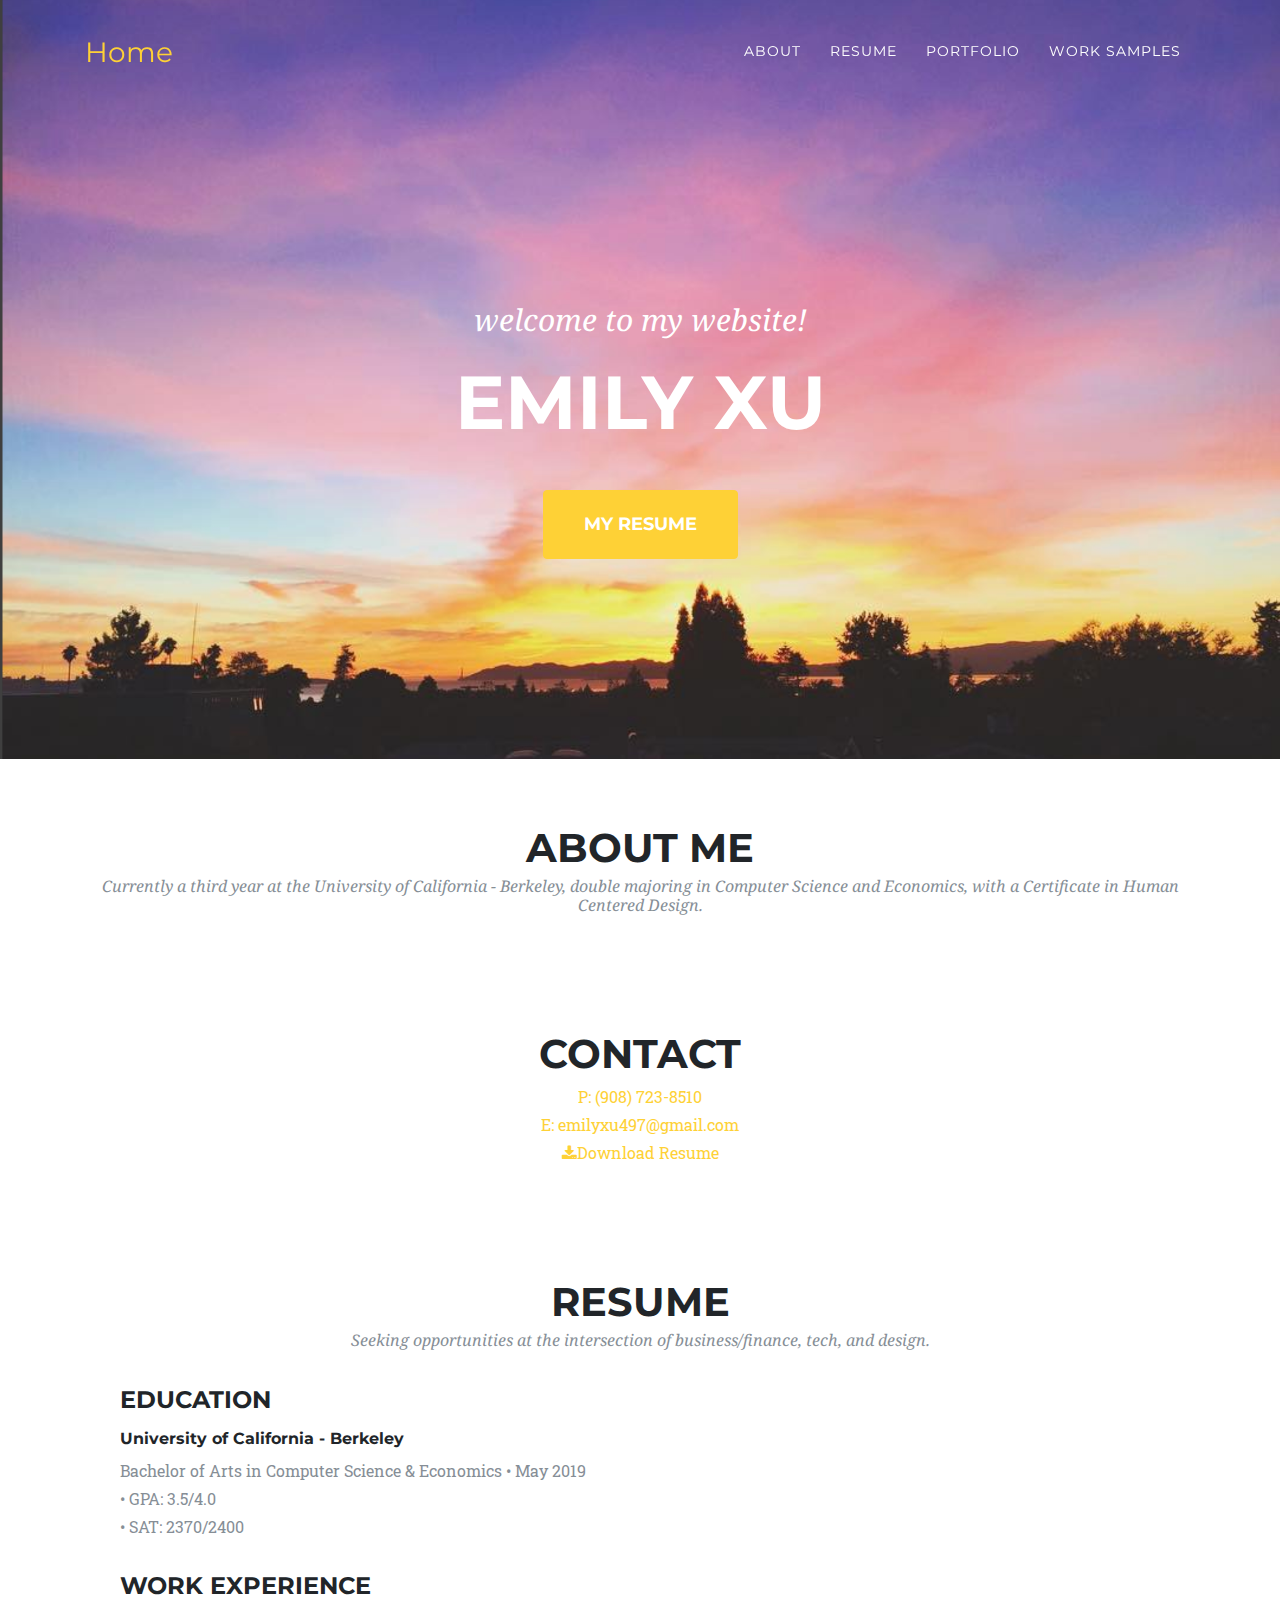
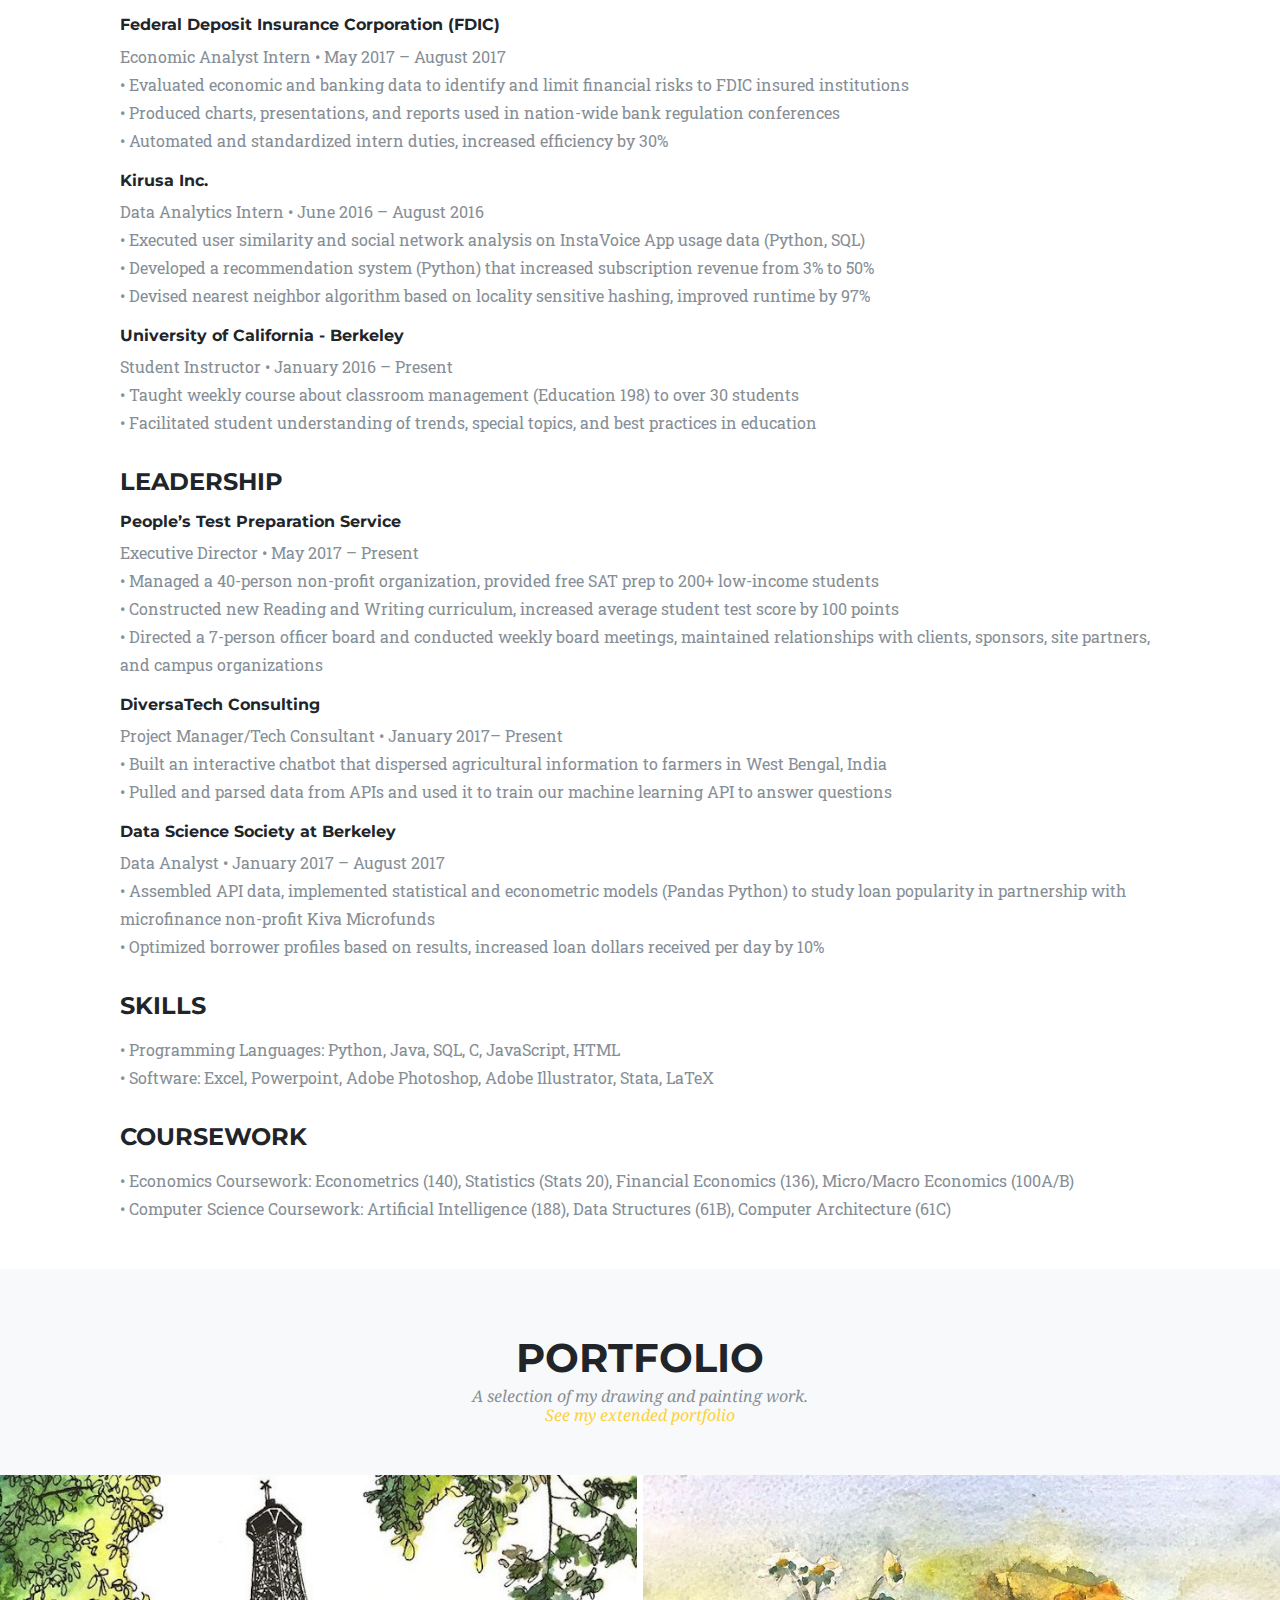
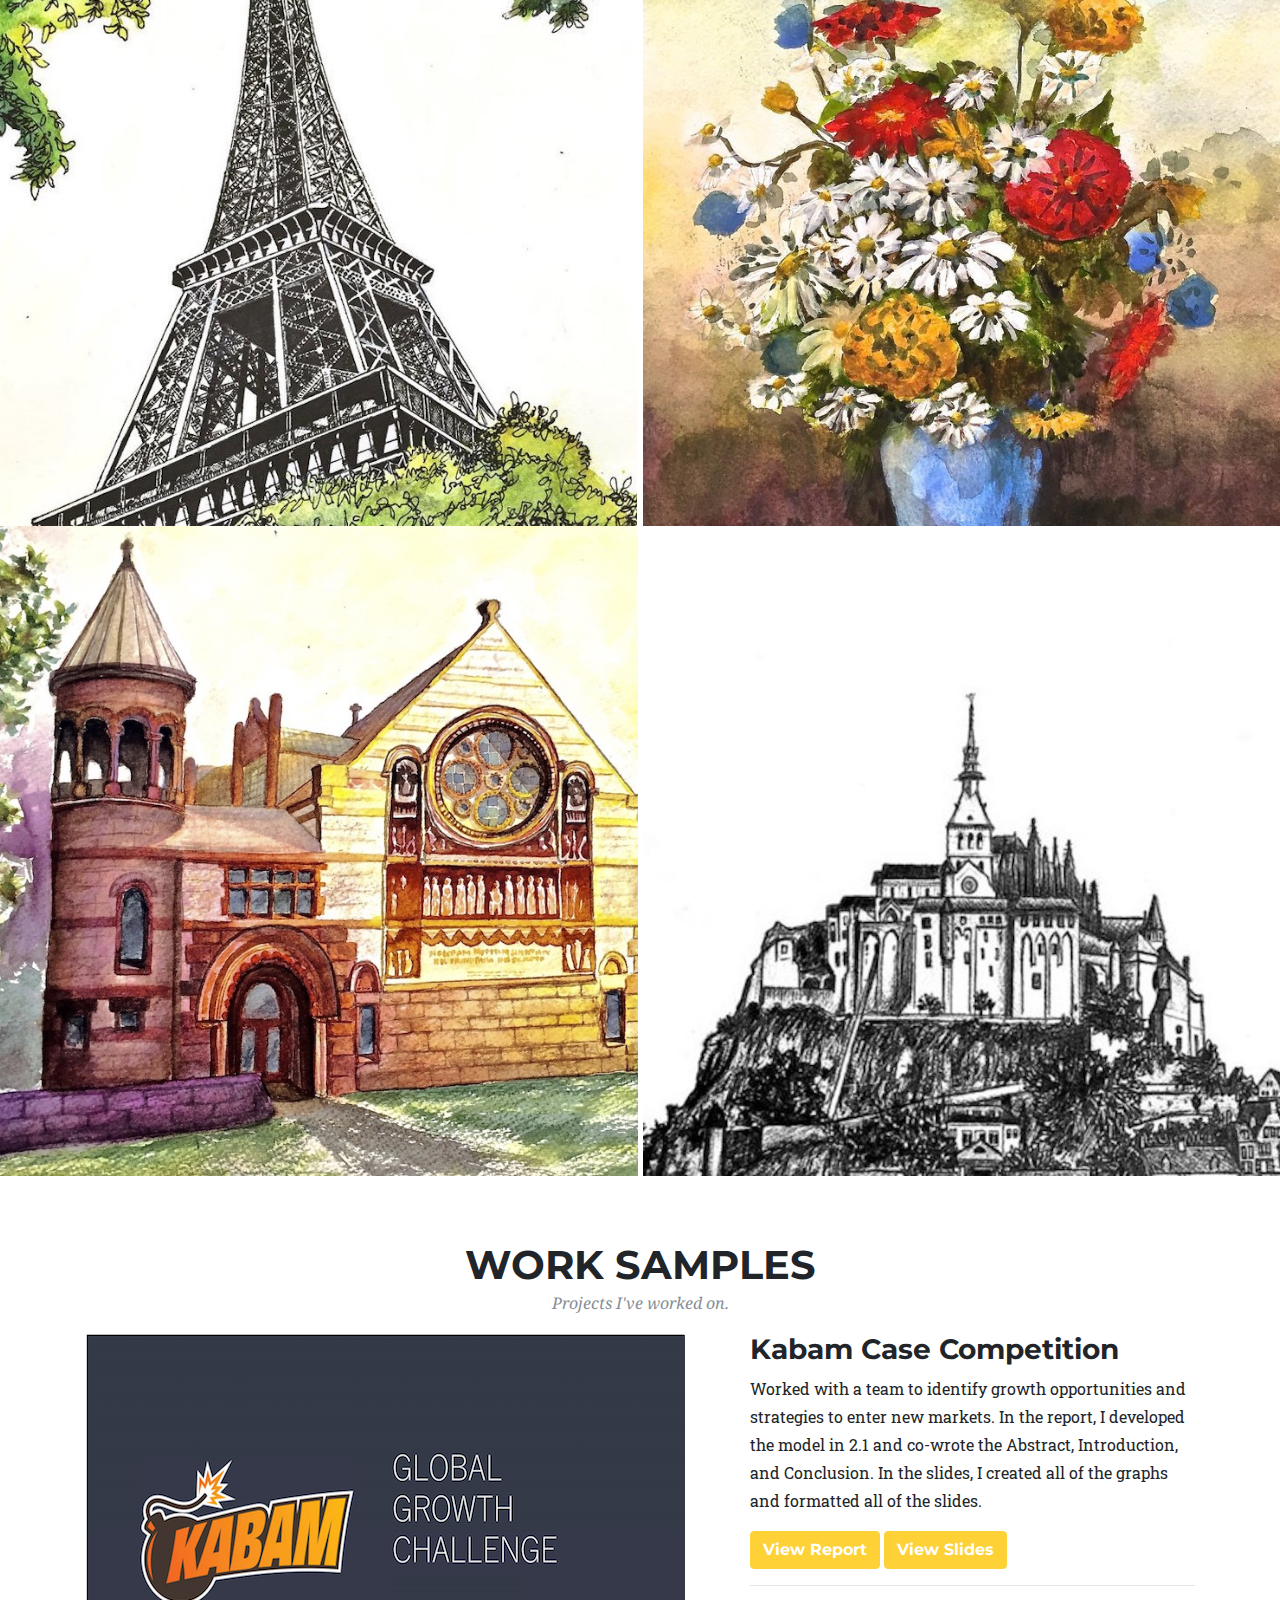
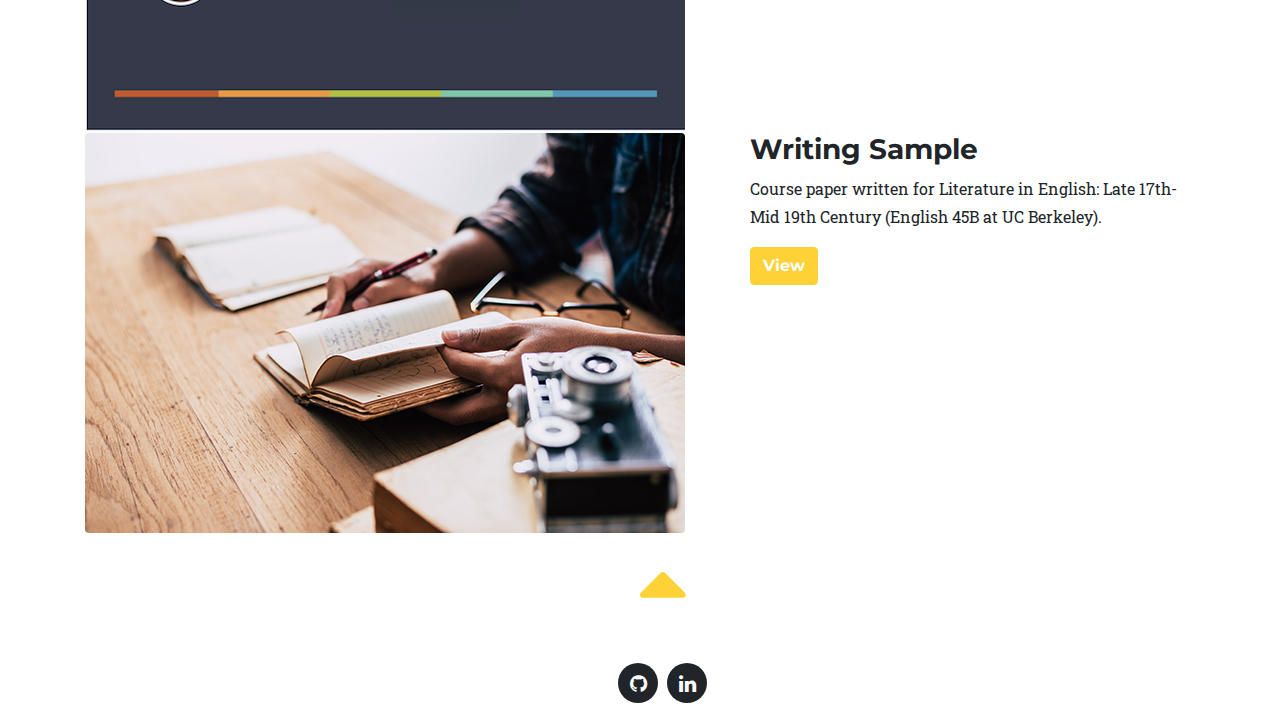
<file: index.html>
<!DOCTYPE html>
<html lang="en">

  <head>

    <meta charset="utf-8">
    <meta name="viewport" content="width=device-width, initial-scale=1, shrink-to-fit=no">
    <meta name="description" content="">
    <meta name="author" content="">

    <title>Emily Xu - Home</title>

    <!-- Bootstrap core CSS -->
    <link href="vendor/bootstrap/css/bootstrap.min.css" rel="stylesheet">

    <!-- Custom fonts for this template -->
    <link href="vendor/font-awesome/css/font-awesome.min.css" rel="stylesheet" type="text/css">
    <link href="https://fonts.googleapis.com/css?family=Montserrat:400,700" rel="stylesheet" type="text/css">
    <link href='https://fonts.googleapis.com/css?family=Kaushan+Script' rel='stylesheet' type='text/css'>
    <link href='https://fonts.googleapis.com/css?family=Droid+Serif:400,700,400italic,700italic' rel='stylesheet' type='text/css'>
    <link href='https://fonts.googleapis.com/css?family=Roboto+Slab:400,100,300,700' rel='stylesheet' type='text/css'>

    <!-- Custom styles for this template -->
    <link href="css/agency.css" rel="stylesheet">

  </head>

  <body id="page-top">
    <!-- Navigation -->
    <nav class="navbar navbar-expand-lg navbar-dark fixed-top" id="mainNav">
      <div class="container">
        <a class="navbar-brand js-scroll-trigger" href="#page-top">Home</a>
        <button class="navbar-toggler navbar-toggler-right" type="button" data-toggle="collapse" data-target="#navbarResponsive" aria-controls="navbarResponsive" aria-expanded="false" aria-label="Toggle navigation">
          <i class="fa fa-bars"></i>
        </button>
        <div class="collapse navbar-collapse" id="navbarResponsive">
          <ul class="navbar-nav text-uppercase ml-auto">
            <li class="nav-item">
              <a class="nav-link js-scroll-trigger" href="#about">About</a>
            </li>
            <li class="nav-item">
              <a class="nav-link js-scroll-trigger" href="#services">Resume</a>
            </li>
            <li class="nav-item">
              <a class="nav-link js-scroll-trigger" href="#portfolio">Portfolio</a>
            </li>
            <li class="nav-item">
              <a class="nav-link js-scroll-trigger" href="#samples">Work Samples</a>
            </li>
          </ul>
        </div>
      </div>
    </nav>

    <!-- Header -->
    <header class="masthead">
      <div class="container">
        <div class="intro-text">
          <div class="intro-lead-in">welcome to my website!</div>
          <div class="intro-heading text-uppercase">Emily Xu</div>
          <a class="btn btn-primary btn-xl text-uppercase js-scroll-trigger" href="#services">My resume</a>
        </div>
      </div>
    </header>

    <!-- About -->
    <section id="about">
      <div class="container">
        <div class="row">
          <div class="col-lg-12 text-center">
            <h2 class="section-heading text-uppercase">About Me</h2>
            <h3 class="section-subheading text-muted">Currently a third year at the University of California - Berkeley, double majoring in Computer Science and Economics, with a Certificate in Human Centered Design.</h3>
          </div>
        </div>
      </div>
    </section>
    <section id="contact">
      <div class="container">
        <div class="row">
          <div class="col-lg-12 text-center">
            <h2 class="section-heading text-uppercase">Contact</h2>
            <p class="address text-muted1">
              <span>
                <a href="tel:9087238510">
                  P: (908) 723-8510
                </a>
              </span>
              <br>
              <span>
                <a href="mailto:emilyxu497@gmail.com">
                  E: emilyxu497@gmail.com
                </a>
              </span>
              <br>
              <a href="resume.pdf" class="button" target="_blank" download>
                <i class="fa fa-download"></i>Download Resume
              </a>
            </p>
          </div>
        </div>
      </div>
    </section>

    <!-- Resume -->
    <section id="services">
      <div class="container">
        <div class="row">
          <div class="col-lg-12 text-center">
            <h2 class="section-heading text-uppercase">Resume</h2>
            <h3 class="section-subheading text-muted">Seeking opportunities at the intersection of business/finance, tech, and design.</h3>
          </div>
        </div>
        <div class="row text-left">
          <div class="nine columns main-col">
            <h4 class="service-heading">EDUCATION</h4>
            <h6 class="service-subheading">University of California - Berkeley</h6>
            <p class="text-muted">
              Bachelor of Arts in Computer Science & Economics
              <span>&bull; May 2019</span>
              <br>
              <span>&bull; GPA: 3.5/4.0</span>
              <br>
              <span>&bull; SAT: 2370/2400</span>
            </p>
          </div>
          <div class="nine columns main-col">
            <h4 class="service-heading">WORK EXPERIENCE</h4>
            <h6 class="service-subheading">Federal Deposit Insurance Corporation (FDIC)</h6>
            <p class="text-muted">
              Economic Analyst Intern
              <span>&bull; May 2017 – August 2017</span>
              <br>
              <span>&bull; Evaluated economic and banking data to identify and limit financial risks to FDIC insured institutions</span>
              <br>
              <span>&bull; Produced charts, presentations, and reports used in nation-wide bank regulation conferences</span>
              <br>
              <span>&bull; Automated and standardized intern duties, increased efficiency by 30%</span>
            </p>
            <h6 class="service-subheading">Kirusa Inc.</h6>
            <p class="text-muted">
              Data Analytics Intern
              <span>&bull; June 2016 – August 2016</span>
              <br>
              <span>&bull; Executed user similarity and social network analysis on InstaVoice App usage data (Python, SQL)</span>
              <br>
              <span>&bull; Developed a recommendation system (Python) that increased subscription revenue from 3% to 50%</span>
              <br>
              <span>&bull; Devised nearest neighbor algorithm based on locality sensitive hashing, improved runtime by 97%</span>
            </p>
            <h6 class="service-subheading">University of California - Berkeley</h6>
            <p class="text-muted">
              Student Instructor
              <span>&bull; January 2016 – Present</span>
              <br>
              <span>&bull; Taught weekly course about classroom management (Education 198) to over 30 students</span>
              <br>
              <span>&bull; Facilitated student understanding of trends, special topics, and best practices in education</span>
            </p>
          </div>
          <div class="nine columns main-col">
            <h4 class="service-heading">LEADERSHIP</h4>
            <h6 class="service-subheading">People’s Test Preparation Service</h6>
            <p class="text-muted">
              Executive Director
              <span>&bull; May 2017 – Present</span>
              <br>
              <span>&bull; Managed a 40-person non-profit organization, provided free SAT prep to 200+ low-income students</span>
              <br>
              <span>&bull; Constructed new Reading and Writing curriculum, increased average student test score by 100 points</span>
              <br>
              <span>&bull; Directed a 7-person officer board and conducted weekly board meetings, maintained relationships with clients, sponsors, site partners, and campus organizations</span>
            </p>
            <h6 class="service-subheading">DiversaTech Consulting</h6>
            <p class="text-muted">
              Project Manager/Tech Consultant
              <span>&bull; January 2017– Present</span>
              <br>
              <span>&bull; Built an interactive chatbot that dispersed agricultural information to farmers in West Bengal, India</span>
              <br>
              <span>&bull; Pulled and parsed data from APIs and used it to train our machine learning API to answer questions</span>
            </p>
            <h6 class="service-subheading">Data Science Society at Berkeley</h6>
            <p class="text-muted">
              Data Analyst
              <span>&bull; January 2017 – August 2017</span>
              <br>
              <span>&bull; Assembled API data, implemented statistical and econometric models (Pandas Python) to study loan popularity in partnership with microfinance non-profit Kiva Microfunds</span>
              <br>
              <span>&bull; Optimized borrower profiles based on results, increased loan dollars received per day by 10%</span>
            </p>
          </div>
          <div class="nine columns main-col">
            <h4 class="service-heading">SKILLS</h4>
            <p class="text-muted">
            <span>&bull; Programming Languages: Python, Java, SQL, C, JavaScript, HTML</span>
            <br>
            <span>&bull; Software: Excel, Powerpoint, Adobe Photoshop, Adobe Illustrator, Stata, LaTeX</span>
            </p>
          </div>
          <div class="nine columns main-col">
            <h4 class="service-heading">COURSEWORK</h4>
            <p class="text-muted">
            <span>&bull; Economics Coursework: Econometrics (140), Statistics (Stats 20), Financial Economics (136), Micro/Macro Economics (100A/B)</span>
            <br>
            <span>&bull; Computer Science Coursework: Artificial Intelligence (188), Data Structures (61B), Computer Architecture (61C)</span>
            </p>
          </div>
        </div>
      </div>
    </section>

    <!-- Portfolio Grid -->
    <section class="bg-light" id="portfolio">
      <div class="container">
        <div class="row">
          <div class="col-lg-12 text-center">
            <h2 class="section-heading text-uppercase">Portfolio</h2>
            <h3 class="section-subheading text-muted">A selection of my drawing and painting work.
              <br>
              <a href="http://emilyxu.wixsite.com/home">
                See my extended portfolio
              </a>
            </h3>
          </div>
        </div>
        <!--<div class="row">
          <div class="col-md-6 col-sm-6 portfolio-item">
            <a class="portfolio-link" data-toggle="modal" href="#portfolioModal1">
              <div class="portfolio-hover">
                <div class="portfolio-hover-content">
                  <i class="fa fa-plus fa-3x"></i>
                </div>
              </div>
              <img class="img-fluid" src="img/portfolio/eiffel_thumb.jpg" alt="">
            </a>
            <div class="portfolio-caption">
              <h6>PARIS (3)</h6>
              <p class="text-muted"></p>
            </div>
          </div>
          <div class="col-md-6 col-sm-6 portfolio-item">
            <a class="portfolio-link" data-toggle="modal" href="#portfolioModal2">
              <div class="portfolio-hover">
                <div class="portfolio-hover-content">
                  <i class="fa fa-plus fa-3x"></i>
                </div>
              </div>
              <img class="img-fluid" src="img/portfolio/bouquet_thumb.jpg" alt="">
            </a>
            <div class="portfolio-caption">
              <h6>SUMMER (1)</h6>
              <p class="text-muted"></p>
            </div>
          </div>

          <div class="col-md-6 col-sm-6 portfolio-item">
            <a class="portfolio-link" data-toggle="modal" href="#portfolioModal3">
              <div class="portfolio-hover">
                <div class="portfolio-hover-content">
                  <i class="fa fa-plus fa-3x"></i>
                </div>
              </div>
              <img class="img-fluid" src="img/portfolio/princeton_thumb.jpg" alt="">
            </a>
            <div class="portfolio-caption">
              <h6>CAMPUS (4)</h6>
              <p class="text-muted"></p>
            </div>
          </div>

          <div class="col-md-6 col-sm-6 portfolio-item">
            <a class="portfolio-link" data-toggle="modal" href="#portfolioModal4">
              <div class="portfolio-hover">
                <div class="portfolio-hover-content">
                  <i class="fa fa-plus fa-3x"></i>
                </div>
              </div>
              <img class="img-fluid" src="img/portfolio/mont_thumb.jpg" alt="">
            </a>
            <div class="portfolio-caption">
              <h6>GRAPHITE (2)</h6>
              <p class="text-muted"></p>
            </div>
          </div>
        </div>-->
      </div>
    </section>

    <section class="p-0" id="portfolio">
      <div class="container-fluid p-0">
        <div class="row no-gutters popup-gallery">
          <div class="col-lg-6 col-sm-6">
            <a class="portfolio-box" data-toggle="modal" href="#portfolioModal1">
              <img class="img-fluid" src="img/portfolio/eiffel_thumb.jpg" alt="">
              <div class="portfolio-box-caption">
                <div class="portfolio-box-caption-content">
                  <div class="project-category text-faded">
                    3 WORKS
                  </div>
                  <div class="project-name">
                    Paris
                  </div>
                </div>
              </div>
            </a>
          </div>
          <div class="col-lg-6 col-sm-6">
            <a class="portfolio-box" data-toggle="modal" href="#portfolioModal2">
              <img class="img-fluid" src="img/portfolio/bouquet_thumb.jpg" alt="">
              <div class="portfolio-box-caption">
                <div class="portfolio-box-caption-content">
                  <div class="project-category text-faded">
                    1 WORK
                  </div>
                  <div class="project-name">
                    Summer
                  </div>
                </div>
              </div>
            </a>
          </div>
          <div class="col-lg-6 col-sm-6">
            <a class="portfolio-box" data-toggle="modal" href="#portfolioModal3">
              <img class="img-fluid" src="img/portfolio/princeton_thumb.jpg" alt="">
              <div class="portfolio-box-caption">
                <div class="portfolio-box-caption-content">
                  <div class="project-category text-faded">
                    4 WORKS
                  </div>
                  <div class="project-name">
                    Campus
                  </div>
                </div>
              </div>
            </a>
          </div>

          <div class="col-lg-6 col-sm-6">
            <a class="portfolio-box" data-toggle="modal" href="#portfolioModal4">
              <img class="img-fluid" src="img/portfolio/mont_thumb.jpg" alt="">
              <div class="portfolio-box-caption">
                <div class="portfolio-box-caption-content">
                  <div class="project-category text-faded">
                    2 WORKS
                  </div>
                  <div class="project-name">
                    Graphite
                  </div>
                </div>
              </div>
            </a>
          </div>
        </div>
      </div>
    </section>

    <section id="samples">
      <div class="container">
        <div class="row">
          <div class="col-lg-12 text-center">
            <h2 class="section-heading text-uppercase">Work Samples</h2>
            <h3 class="section-subheading text-muted">Projects I've worked on.</h3>
          </div>
          <div class="col-md-7">
            <a>
              <img class="img-fluid rounded mb-3 mb-md-0" src="./files/kabam_cover.png" alt="">
            </a>
          </div>
          <div class="col-md-5">
            <h3>Kabam Case Competition</h3>
            <p>Worked with a team to identify growth opportunities and strategies to enter new markets. In the report, I developed the model in 2.1 and co-wrote the Abstract, Introduction, and Conclusion. In the slides, I created all of the graphs and formatted all of the slides.</p>
            <a class="btn btn-primary" href="./files/kabam_report.pdf" target="_blank">View Report</a>
            <a class="btn btn-primary" href="./files/kabam_slides.pdf" target="_blank">View Slides</a>
            <hr style="height:15px">
          </div>

          <div class="col-md-7">
            <a>
              <img class="img-fluid rounded mb-3 mb-md-0" src="./files/writing_cover.jpg" alt="">
            </a>
          </div>
          <div class="col-md-5">
            <h3>Writing Sample</h3>
            <p>Course paper written for Literature in English: Late 17th-Mid 19th Century (English 45B at UC Berkeley).</p>
            <a class="btn btn-primary" href="./files/45b_paper.pdf" target="_blank">View</a>
          </div>
        </div>
      </div>
    </section>

    <div id="go-top">
      <a class="smoothscoll" href="#page-top" title="Back to the top">
        <i class="fa fa-sort-up fa-5x"></i>
      </a>
    </div>

    <!-- Footer -->
    <footer>
      <div class="container">
        <div class="row">
          <div class="col-md-4">
            <span class="copyright"></span>
          </div>
          <div class="col-md-4">
            <ul class="list-inline social-buttons">
              <li class="list-inline-item">
                <a href="https://github.com/emily-xu/work-samples" target="_blank">
                  <i class="fa fa-github"></i>
                </a>
              </li>
              <li class="list-inline-item">
                <a href="https://www.linkedin.com/in/emily-xu1/" target="_blank">
                  <i class="fa fa-linkedin"></i>
                </a>
              </li>
            </ul>
          </div>

        </div>
      </div>
    </footer>

    <!-- Portfolio Modals -->

    <!-- Modal 1 -->
    <div class="portfolio-modal modal fade" id="portfolioModal1" tabindex="-1" role="dialog" aria-hidden="true">
      <div class="modal-dialog">
        <div class="modal-content">
          <div class="close-modal" data-dismiss="modal">
            <div class="lr">
              <div class="rl"></div>
            </div>
          </div>
          <div class="container">
            <div class="row">
              <div class="col-lg-8 mx-auto">
                <div class="modal-body">
                  <!-- Project Details Go Here -->
                  <h2 class="text-uppercase">Paris</h2>
                  <p class="item-intro text-muted">Inspired by structures in Paris, France.</p>
                  <img class="img-fluid d-block mx-auto" src="img/portfolio/eiffel.jpg" alt="">
                  <img class="img-fluid d-block mx-auto" src="img/portfolio/sacre.jpg" alt="">
                  <img class="img-fluid d-block mx-auto" src="img/portfolio/notre.jpg" alt="">
                  <ul class="list-inline">
                    <li>Watercolor and ink on paper</li>
                    <li>2015</li>
                  </ul>
                  <button class="btn btn-primary" data-dismiss="modal" type="button">
                    <i class="fa fa-times"></i>
                    Close</button>
                </div>
              </div>
            </div>
          </div>
        </div>
      </div>
    </div>

    <!-- Modal 2 -->
    <div class="portfolio-modal modal fade" id="portfolioModal2" tabindex="-1" role="dialog" aria-hidden="true">
      <div class="modal-dialog">
        <div class="modal-content">
          <div class="close-modal" data-dismiss="modal">
            <div class="lr">
              <div class="rl"></div>
            </div>
          </div>
          <div class="container">
            <div class="row">
              <div class="col-lg-8 mx-auto">
                <div class="modal-body">
                  <!-- Project Details Go Here -->
                  <h2 class="text-uppercase">Summer</h2>
                  <p class="item-intro text-muted">Inspired by traditional Chinese watercolor.</p>
                  <img class="img-fluid d-block mx-auto" src="img/portfolio/bouquet.jpg" alt="">
                  <ul class="list-inline">
                    <li>Watercolor on paper</li>
                    <li>2015</li>
                  </ul>
                  <button class="btn btn-primary" data-dismiss="modal" type="button">
                    <i class="fa fa-times"></i>
                    Close</button>
                </div>
              </div>
            </div>
          </div>
        </div>
      </div>
    </div>

    <!-- Modal 3 -->
    <div class="portfolio-modal modal fade" id="portfolioModal3" tabindex="-1" role="dialog" aria-hidden="true">
      <div class="modal-dialog">
        <div class="modal-content">
          <div class="close-modal" data-dismiss="modal">
            <div class="lr">
              <div class="rl"></div>
            </div>
          </div>
          <div class="container">
            <div class="row">
              <div class="col-lg-8 mx-auto">
                <div class="modal-body">
                  <!-- Project Details Go Here -->
                  <h2 class="text-uppercase">Campus</h2>
                  <p class="item-intro text-muted">Inspired by US college campuses.</p>
                  <img class="img-fluid d-block mx-auto" src="img/portfolio/grad.jpg" alt="">
                  <img class="img-fluid d-block mx-auto" src="img/portfolio/princeton.jpg" alt="">
                  <img class="img-fluid d-block mx-auto" src="img/portfolio/mit.jpg" alt="">
                  <img class="img-fluid d-block mx-auto" src="img/portfolio/stanford.jpg" alt="">
                  <ul class="list-inline">
                    <li>Acrylic on polyester</li>
                    <li>Watercolor on paper</li>
                    <li>Chalk pastel on paper</li>
                    <li>Watercolor on paper</li>
                    <li>2015</li>
                  </ul>
                  <button class="btn btn-primary" data-dismiss="modal" type="button">
                    <i class="fa fa-times"></i>
                    Close</button>
                </div>
              </div>
            </div>
          </div>
        </div>
      </div>
    </div>

    <!-- Modal 4 -->
    <div class="portfolio-modal modal fade" id="portfolioModal4" tabindex="-1" role="dialog" aria-hidden="true">
      <div class="modal-dialog">
        <div class="modal-content">
          <div class="close-modal" data-dismiss="modal">
            <div class="lr">
              <div class="rl"></div>
            </div>
          </div>
          <div class="container">
            <div class="row">
              <div class="col-lg-8 mx-auto">
                <div class="modal-body">
                  <!-- Project Details Go Here -->
                  <h2 class="text-uppercase">Graphite</h2>
                  <p class="item-intro text-muted">Series of pencil sketches.</p>
                  <img class="img-fluid d-block mx-auto" src="img/portfolio/mont.jpg" alt="">
                  <img class="img-fluid d-block mx-auto" src="img/portfolio/pagoda.jpg" alt="">
                  <ul class="list-inline">
                    <li>Graphite on paper</li>
                    <li>2015</li>
                  </ul>
                  <button class="btn btn-primary" data-dismiss="modal" type="button">
                    <i class="fa fa-times"></i>
                    Close</button>
                </div>
              </div>
            </div>
          </div>
        </div>
      </div>
    </div>

    <!-- Modal 5 -->
    <div class="portfolio-modal modal fade" id="portfolioModal5" tabindex="-1" role="dialog" aria-hidden="true">
      <div class="modal-dialog">
        <div class="modal-content">
          <div class="close-modal" data-dismiss="modal">
            <div class="lr">
              <div class="rl"></div>
            </div>
          </div>
          <div class="container">
            <div class="row">
              <div class="col-lg-8 mx-auto">
                <div class="modal-body">
                  <!-- Project Details Go Here -->
                  <h2 class="text-uppercase">Project Name</h2>
                  <p class="item-intro text-muted">Lorem ipsum dolor sit amet consectetur.</p>
                  <img class="img-fluid d-block mx-auto" src="img/portfolio/05-full.jpg" alt="">
                  <p>Use this area to describe your project. Lorem ipsum dolor sit amet, consectetur adipisicing elit. Est blanditiis dolorem culpa incidunt minus dignissimos deserunt repellat aperiam quasi sunt officia expedita beatae cupiditate, maiores repudiandae, nostrum, reiciendis facere nemo!</p>
                  <ul class="list-inline">
                    <li>Date: January 2017</li>
                    <li>Client: Southwest</li>
                    <li>Category: Website Design</li>
                  </ul>
                  <button class="btn btn-primary" data-dismiss="modal" type="button">
                    <i class="fa fa-times"></i>
                    Close Project</button>
                </div>
              </div>
            </div>
          </div>
        </div>
      </div>
    </div>

    <!-- Modal 6 -->
    <div class="portfolio-modal modal fade" id="portfolioModal6" tabindex="-1" role="dialog" aria-hidden="true">
      <div class="modal-dialog">
        <div class="modal-content">
          <div class="close-modal" data-dismiss="modal">
            <div class="lr">
              <div class="rl"></div>
            </div>
          </div>
          <div class="container">
            <div class="row">
              <div class="col-lg-8 mx-auto">
                <div class="modal-body">
                  <!-- Project Details Go Here -->
                  <h2 class="text-uppercase">Project Name</h2>
                  <p class="item-intro text-muted">Lorem ipsum dolor sit amet consectetur.</p>
                  <img class="img-fluid d-block mx-auto" src="img/portfolio/06-full.jpg" alt="">
                  <p>Use this area to describe your project. Lorem ipsum dolor sit amet, consectetur adipisicing elit. Est blanditiis dolorem culpa incidunt minus dignissimos deserunt repellat aperiam quasi sunt officia expedita beatae cupiditate, maiores repudiandae, nostrum, reiciendis facere nemo!</p>
                  <ul class="list-inline">
                    <li>Date: January 2017</li>
                    <li>Client: Window</li>
                    <li>Category: Photography</li>
                  </ul>
                  <button class="btn btn-primary" data-dismiss="modal" type="button">
                    <i class="fa fa-times"></i>
                    Close Project</button>
                </div>
              </div>
            </div>
          </div>
        </div>
      </div>
    </div>

    <!-- Bootstrap core JavaScript -->
    <script src="vendor/jquery/jquery.min.js"></script>
    <script src="vendor/bootstrap/js/bootstrap.bundle.min.js"></script>

    <!-- Plugin JavaScript -->
    <script src="vendor/jquery-easing/jquery.easing.min.js"></script>

    <!-- Contact form JavaScript -->
    <script src="js/jqBootstrapValidation.js"></script>
    <script src="js/contact_me.js"></script>

    <!-- Custom scripts for this template -->
    <script src="js/agency.min.js"></script>

  </body>

</html>
</file>
<file: css/agency.css>
/*!
 * Start Bootstrap - Agency v4.0.0-beta.2 (https://startbootstrap.com/template-overviews/agency)
 * Copyright 2013-2017 Start Bootstrap
 * Licensed under MIT (https://github.com/BlackrockDigital/startbootstrap-agency/blob/master/LICENSE)
 */
body {
  overflow-x: hidden;
  font-family: 'Roboto Slab', 'Helvetica Neue', Helvetica, Arial, sans-serif; }

p {
  line-height: 1.75; }

a {
  color: #fed136; }
  a:hover {
    color: #fec503; }

.text-primary {
  color: #fed136 !important; }

h1,
h2,
h3,
h4,
h5,
h6 {
  font-weight: 700;
  font-family: 'Montserrat', 'Helvetica Neue', Helvetica, Arial, sans-serif; }

section {
  padding: 0px; }
  section h2.section-heading {
    font-size: 40px;
    margin-top: 35px;
    margin-bottom: 5px; }
  section h3.section-subheading {
    font-size: 16px;
    font-weight: 400;
    font-style: italic;
    margin-bottom: 20px;
    text-transform: none;
    font-family: 'Droid Serif', 'Helvetica Neue', Helvetica, Arial, sans-serif; }
  section h4.service-heading {
    margin-left: 50px;
    margin-right: 50px;
  }
  section h6.service-subheading {
    margin-left: 50px;
    margin-right: 50px;
  }
  section p.text-muted {
    margin-left: 50px;
    margin-right: 50px;
  }

@media (min-width: 768px) {
  section {
    padding: 30px; } }

.btn {
  font-family: 'Montserrat', 'Helvetica Neue', Helvetica, Arial, sans-serif;
  font-weight: 700; }

.btn-xl {
  font-size: 18px;
  padding: 20px 40px; }

.btn-primary {
  background-color: #fed136;
  border-color: #fed136; }
  .btn-primary:active, .btn-primary:focus, .btn-primary:hover {
    background-color: #fec810 !important;
    border-color: #fec810 !important;
    color: white; }
  .btn-primary:active, .btn-primary:focus {
    box-shadow: 0 0 0 0.2rem rgba(254, 209, 55, 0.5) !important; }

::-moz-selection {
  background: #fed136;
  text-shadow: none; }

::selection {
  background: #fed136;
  text-shadow: none; }

img::selection {
  background: transparent; }

img::-moz-selection {
  background: transparent; }

body {
  -webkit-tap-highlight-color: #fed136; }

.row {
   margin-left: -15px;
   margin-right: -15px;
 }

#mainNav {
  background-color: #212529; }
  #mainNav .navbar-toggler {
    font-size: 12px;
    right: 0;
    padding: 13px;
    text-transform: uppercase;
    color: white;
    border: 0;
    background-color: #fed136;
    font-family: 'Montserrat', 'Helvetica Neue', Helvetica, Arial, sans-serif; }
  #mainNav .navbar-brand {
    color: #fed136;
    font-family: 'Montserrat', 'Helvetica Neue', Helvetica, Arial, sans-serif; }
    #mainNav .navbar-brand.active, #mainNav .navbar-brand:active, #mainNav .navbar-brand:focus, #mainNav .navbar-brand:hover {
      color: #fec503; }
  #mainNav .navbar-nav .nav-item .nav-link {
    font-size: 90%;
    font-weight: 400;
    padding: 0.75em 0;
    letter-spacing: 1px;
    color: white;
    font-family: 'Montserrat', 'Helvetica Neue', Helvetica, Arial, sans-serif; }
    #mainNav .navbar-nav .nav-item .nav-link.active, #mainNav .navbar-nav .nav-item .nav-link:hover {
      color: #fed136; }

@media (min-width: 992px) {
  #mainNav {
    padding-top: 25px;
    padding-bottom: 25px;
    -webkit-transition: padding-top 0.3s, padding-bottom 0.3s;
    -moz-transition: padding-top 0.3s, padding-bottom 0.3s;
    transition: padding-top 0.3s, padding-bottom 0.3s;
    border: none;
    background-color: transparent; }
    #mainNav .navbar-brand {
      font-size: 1.75em;
      -webkit-transition: all 0.3s;
      -moz-transition: all 0.3s;
      transition: all 0.3s; }
    #mainNav .navbar-nav .nav-item .nav-link {
      padding: 1.1em 1em !important; }
    #mainNav.navbar-shrink {
      padding-top: 0;
      padding-bottom: 0;
      background-color: #212529; }
      #mainNav.navbar-shrink .navbar-brand {
        font-size: 1.25em;
        padding: 12px 0; } }

header.masthead {
  text-align: center;
  color: white;
  background-image: url("../img/pink.png");
  background-repeat: no-repeat;
  background-attachment: scroll;
  background-position: center center;
  -webkit-background-size: cover;
  -moz-background-size: cover;
  -o-background-size: cover;
  background-size: cover; }
  header.masthead .intro-text {
    padding-top: 150px;
    padding-bottom: 100px; }
    header.masthead .intro-text .intro-lead-in {
      font-size: 22px;
      font-style: italic;
      line-height: 22px;
      margin-bottom: 25px;
      font-family: 'Montserrat', 'Helvetica Neue', Helvetica, Arial, sans-serif; }
    header.masthead .intro-text .intro-heading {
      font-size: 50px;
      font-weight: 700;
      line-height: 50px;
      margin-bottom: 25px;
      font-family: 'Montserrat', 'Helvetica Neue', Helvetica, Arial, sans-serif; }

@media (min-width: 768px) {
  header.masthead .intro-text {
    padding-top: 300px;
    padding-bottom: 200px; }
    header.masthead .intro-text .intro-lead-in {
      font-size: 30px;
      font-style: italic;
      line-height: 40px;
      margin-bottom: 25px;
      font-family: 'Droid Serif', 'Helvetica Neue', Helvetica, Arial, sans-serif; }
    header.masthead .intro-text .intro-heading {
      font-size: 75px;
      font-weight: 700;
      line-height: 75px;
      margin-bottom: 50px;
      font-family: 'Montserrat', 'Helvetica Neue', Helvetica, Arial, sans-serif; } }

.service-heading {
  margin: 15px 0;
  text-transform: none; }

#portfolio .portfolio-item {
  right: 0;
  margin: 0 0 15px; }
#portfolio .portfolio-item-middle {
  vertical-align: middle;
}
  #portfolio .portfolio-item .portfolio-link {
    position: relative;
    display: block;
    max-width: 400px;
    margin: 0 auto;
    cursor: pointer; }
    #portfolio .portfolio-item .portfolio-link .portfolio-hover {
      position: absolute;
      width: 100%;
      height: 100%;
      -webkit-transition: all ease 0.5s;
      -moz-transition: all ease 0.5s;
      transition: all ease 0.5s;
      opacity: 0;
      background: rgba(254, 209, 54, 0.9); }
      #portfolio .portfolio-item .portfolio-link .portfolio-hover:hover {
        opacity: 1; }
      #portfolio .portfolio-item .portfolio-link .portfolio-hover .portfolio-hover-content {
        font-size: 20px;
        position: absolute;
        top: 50%;
        width: 100%;
        height: 20px;
        margin-top: -12px;
        text-align: center;
        color: white; }
        #portfolio .portfolio-item .portfolio-link .portfolio-hover .portfolio-hover-content i {
          margin-top: -12px; }
        #portfolio .portfolio-item .portfolio-link .portfolio-hover .portfolio-hover-content h3,
        #portfolio .portfolio-item .portfolio-link .portfolio-hover .portfolio-hover-content h4 {
          margin: 0; }
  #portfolio .portfolio-item .portfolio-caption {
    max-width: 400px;
    margin: 0 auto;
    padding: 25px;
    text-align: center;
    background-color: #fff; }
    #portfolio .portfolio-item .portfolio-caption h4 {
      margin: 0;
      text-transform: none; }
    #portfolio .portfolio-item .portfolio-caption p {
      font-size: 16px;
      font-style: italic;
      margin: 0;
      font-family: 'Droid Serif', 'Helvetica Neue', Helvetica, Arial, sans-serif; }

#portfolio * {
  z-index: 2; }

@media (min-width: 767px) {
  #portfolio .portfolio-item {
    margin: 0 0 30px; } }

.portfolio-modal {
  padding-right: 0px !important; }
  .portfolio-modal .modal-dialog {
    margin: 1rem;
    max-width: 100vw; }
  .portfolio-modal .modal-content {
    padding: 100px 0;
    text-align: center; }
    .portfolio-modal .modal-content h2 {
      font-size: 3em;
      margin-bottom: 15px; }
    .portfolio-modal .modal-content p {
      margin-bottom: 30px; }
    .portfolio-modal .modal-content p.item-intro {
      font-size: 16px;
      font-style: italic;
      margin: 20px 0 30px;
      font-family: 'Droid Serif', 'Helvetica Neue', Helvetica, Arial, sans-serif; }
    .portfolio-modal .modal-content ul.list-inline {
      margin-top: 0;
      margin-bottom: 30px; }
    .portfolio-modal .modal-content img {
      margin-bottom: 30px; }
    .portfolio-modal .modal-content button {
      cursor: pointer; }
  .portfolio-modal .close-modal {
    position: absolute;
    top: 25px;
    right: 25px;
    width: 75px;
    height: 75px;
    cursor: pointer;
    background-color: transparent; }
    .portfolio-modal .close-modal:hover {
      opacity: 0.3; }
    .portfolio-modal .close-modal .lr {
      /* Safari and Chrome */
      z-index: 1051;
      width: 1px;
      height: 75px;
      margin-left: 35px;
      /* IE 9 */
      -webkit-transform: rotate(45deg);
      -ms-transform: rotate(45deg);
      transform: rotate(45deg);
      background-color: #212529; }
      .portfolio-modal .close-modal .lr .rl {
        /* Safari and Chrome */
        z-index: 1052;
        width: 1px;
        height: 75px;
        /* IE 9 */
        -webkit-transform: rotate(90deg);
        -ms-transform: rotate(90deg);
        transform: rotate(90deg);
        background-color: #212529; }

.portfolio-box {
  position: relative;
  display: block;
  max-width: 650px;
  margin: 0 auto; }
  .portfolio-box .portfolio-box-caption {
    position: absolute;
    bottom: 0;
    display: block;
    width: 100%;
    height: 100%;
    text-align: center;
    opacity: 0;
    color: #fff;
    background: rgba(254, 209, 54, 0.9);
    -webkit-transition: all 0.2s;
    -moz-transition: all 0.2s;
    transition: all 0.2s; }
    .portfolio-box .portfolio-box-caption .portfolio-box-caption-content {
      position: absolute;
      top: 50%;
      width: 100%;
      transform: translateY(-50%);
      text-align: center; }
      .portfolio-box .portfolio-box-caption .portfolio-box-caption-content .project-category,
      .portfolio-box .portfolio-box-caption .portfolio-box-caption-content .project-name {
        padding: 0 15px;
        font-family: 'Montserrat', 'Helvetica Neue', Helvetica, Arial, sans-serif; }
        .portfolio-box .portfolio-box-caption .portfolio-box-caption-content .project-category {
          font-size: 14px;
          font-weight: 600;
          text-transform: uppercase; }
          .portfolio-box .portfolio-box-caption .portfolio-box-caption-content .project-name {
            font-size: 18px; }
            .portfolio-box:hover .portfolio-box-caption {
              opacity: 1; }
              .portfolio-box:focus {
                outline: none; }

@media (min-width: 768px) {
  .portfolio-box .portfolio-box-caption .portfolio-box-caption-content .project-category {
    font-size: 16px; }
    .portfolio-box .portfolio-box-caption .portfolio-box-caption-content .project-name {
      font-size: 22px; } }

#go-top {
  position: absolute;
  left: 50%;
}

footer {
  padding: 25px 0;
  padding-top: 100px;
  text-align: center; }
  footer span.copyright {
    font-size: 90%;
    line-height: 40px;
    text-transform: none;
    font-family: 'Montserrat', 'Helvetica Neue', Helvetica, Arial, sans-serif; }
  footer ul.quicklinks {
    font-size: 90%;
    line-height: 40px;
    margin-bottom: 0;
    text-transform: none;
    font-family: 'Montserrat', 'Helvetica Neue', Helvetica, Arial, sans-serif; }

ul.social-buttons {
  margin-bottom: 0;
  margin-left: 45px;
}
  ul.social-buttons li a {
    font-size: 20px;
    line-height: 40px;
    display: block;
    width: 40px;
    height: 40px;
    -webkit-transition: all 0.3s;
    -moz-transition: all 0.3s;
    transition: all 0.3s;
    color: white;
    border-radius: 100%;
    outline: none;
    background-color: #212529; }
    ul.social-buttons li a:active, ul.social-buttons li a:focus, ul.social-buttons li a:hover {
      background-color: #fed136; }
</file>
